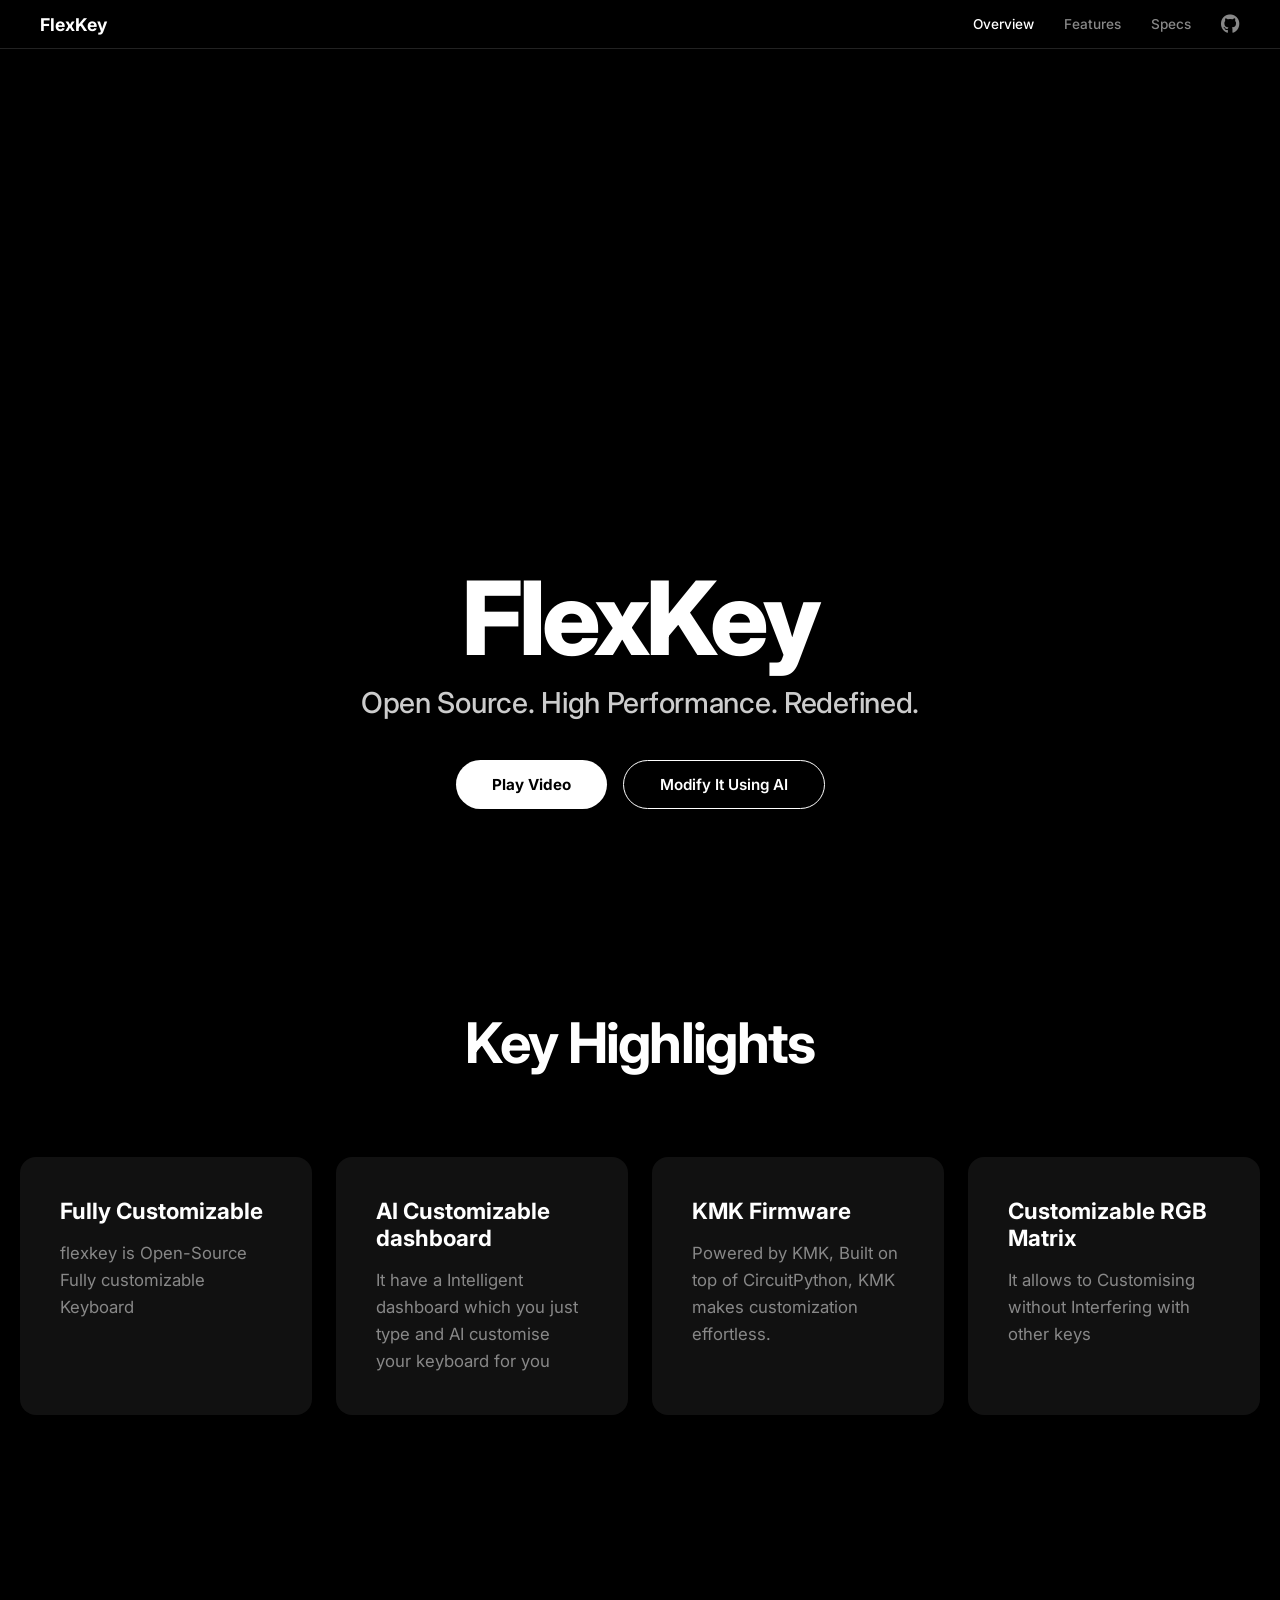
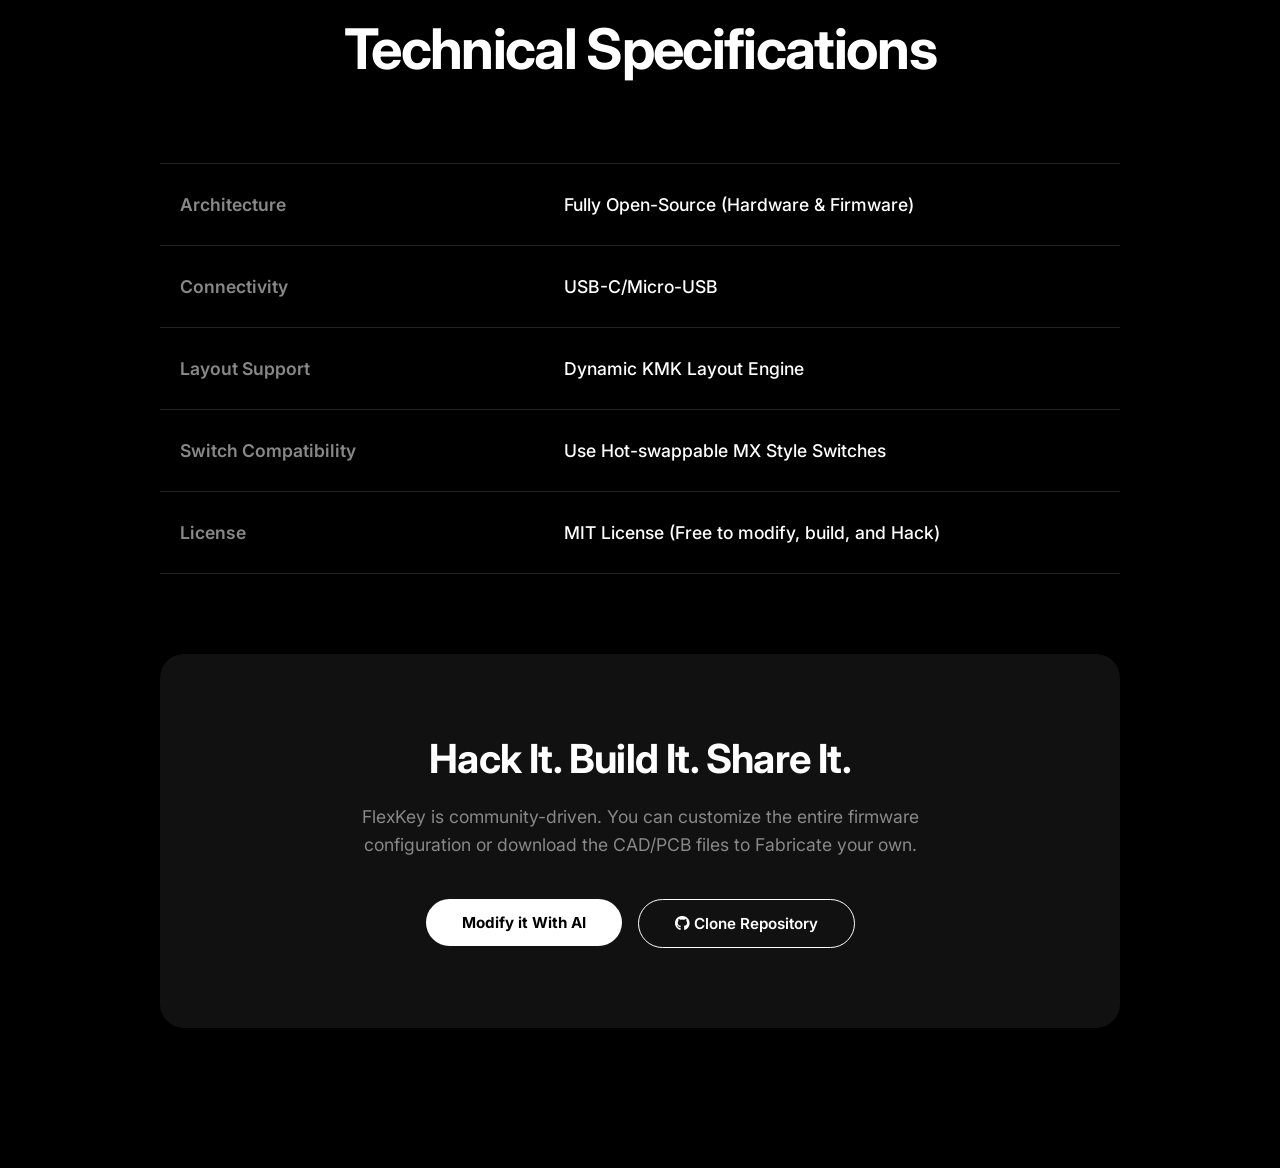
<file: Flexkey_app/home.html>
<!DOCTYPE html>
<html lang="en">
<head>
    <meta charset="UTF-8">
    <meta name="viewport" content="width=device-width, initial-scale=1.0">
    <title>FlexKey - The Icon, Redefined</title>
    <!-- Premium Font (Inter - matches Bambu's clean sans-serif look) -->
    <link rel="preconnect" href="https://fonts.googleapis.com">
    <link rel="preconnect" href="https://fonts.gstatic.com" crossorigin>
    <link href="https://fonts.googleapis.com/css2?family=Inter:wght@400;500;600;700;800&display=swap" rel="stylesheet">
    <!-- FontAwesome -->
    <link rel="stylesheet" href="https://cdnjs.cloudflare.com/ajax/libs/font-awesome/6.4.0/css/all.min.css">
    <!-- CSS Link -->
    <link rel="stylesheet" href="home-style.css">
</head>
<body>

    <!-- Bambu-style Sticky Nav -->
    <nav class="sub-nav">
        <div class="nav-container">
            <span class="product-name">FlexKey</span>
            <div class="nav-links">
                <a href="#overview" class="active">Overview</a>
                <a href="#features">Features</a>
                <a href="#specs">Specs</a>
                <a href="https://github.com/dushyantyadav0303/FlexKey" target="_blank" class="github-link" title="Source Code">
                    <i class="fa-brands fa-github"></i>
                </a>
            </div>
        </div>
    </nav>

<!-- Massive Bambu-style Full-Display Hero -->
    <header class="hero" id="overview">
        
        <!-- Video Background covering the whole screen -->
        <div class="hero-video-container">
            <video id="flexkeyVideo" muted playsinline>
                <source src="https://cdn.hackclub.com/019f742c-f230-7dfa-88e3-764c42e55933/Flexkey_Animation.mp4" type="video/mp4">
            </video>
            <!-- Dark gradient to make text readable -->
            <div class="video-overlay"></div>
        </div>

        <!-- Content positioned over the video -->
        <div class="hero-content fade-in">
            <h1>FlexKey</h1>
            <p class="tagline">Open Source. High Performance. Redefined.</p>
            <div class="hero-actions">
                <button id="videoCtrlBtn" class="btn-primary">Play Video</button>
                <a href="modify.html" class="no-underline"><button class="btn-secondary">Modify It Using AI</button></a>
            </div>
        </div>
    </header>

    <!-- Clean Grid Features -->
    <section class="features-grid" id="features">
        <div class="section-title fade-in">
            <h2>Key Highlights</h2>
        </div>
        <div class="grid-container">
            <div class="grid-card fade-in">
                <h3>Fully Customizable</h3>
                <p>flexkey is Open-Source Fully customizable Keyboard </p>
            </div>
            <div class="grid-card fade-in">
                <h3>AI Customizable dashboard</h3>
                <p> It have a Intelligent dashboard which you just type and AI customise your keyboard for you</p>
            </div>
            <div class="grid-card fade-in">
                <h3>KMK Firmware</h3>
                <p>Powered by KMK, Built on top of CircuitPython, KMK makes customization effortless.</p>
            </div>
            <div class="grid-card fade-in">
                <h3> Customizable RGB Matrix</h3>
                <p>It allows to Customising without Interfering with other keys</p>
            </div>
        </div>
    </section>

    <!-- Stark Spec Sheet -->
    <section class="specs-section" id="specs">
        <div class="section-title fade-in">
            <h2>Technical Specifications</h2>
        </div>
        
        <div class="specs-table-container fade-in">
            <table class="specs-table">
                <tr>
                    <td class="spec-label">Architecture</td>
                    <td class="spec-value">Fully Open-Source (Hardware & Firmware)</td>
                </tr>
                <tr>
                    <td class="spec-label">Connectivity</td>
                    <td class="spec-value">USB-C/Micro-USB</td>
                </tr>
                <tr>
                    <td class="spec-label">Layout Support</td>
                    <td class="spec-value">Dynamic KMK Layout Engine</td>
                </tr>
                <tr>
                    <td class="spec-label">Switch Compatibility</td>
                    <td class="spec-value">Use Hot-swappable MX Style Switches</td>
                </tr>
                <tr>
                    <td class="spec-label">License</td>
                    <td class="spec-value">MIT License (Free to modify, build, and Hack)</td>
                </tr>
            </table>
        </div>

        <!-- Heavy Dark CTA Block -->
        <div class="open-source-cta fade-in">
            <h3>Hack It. Build It. Share It.</h3>
            <p>FlexKey is community-driven. You can customize the entire firmware configuration or download the CAD/PCB files to Fabricate your own.</p>
            <div class="cta-buttons">
                <a href="modify.html" class="no-underline"><button class="btn-primary">Modify it With AI</button></a>
                <a href="https://github.com/dushyantyadav0303/FlexKey" target="_blank" class="btn-secondary no-underline">
                    <i class="fa-brands fa-github"></i> Clone Repository
                </a>
            </div>
        </div>
    </section>
    <script src="home-script.js"></script>
</body>
</html>
</file>
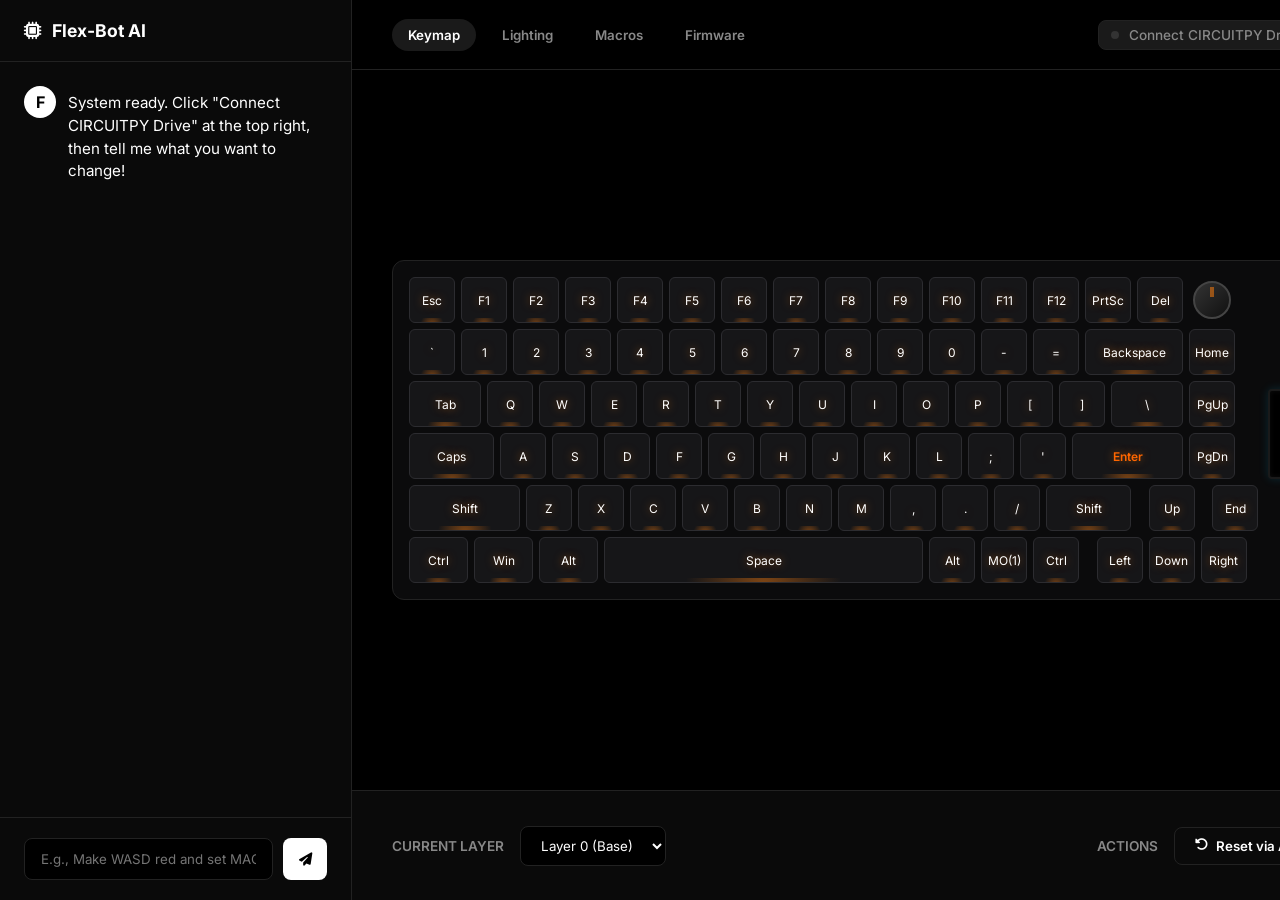
<file: Flexkey_app/modify.html>
<!DOCTYPE html>
<html lang="en">
<head>
    <meta charset="UTF-8">
    <meta name="viewport" content="width=device-width, initial-scale=1.0">
    <title>FlexKey Configurator</title>
    <link rel="preconnect" href="https://fonts.googleapis.com">
    <link rel="preconnect" href="https://fonts.gstatic.com" crossorigin>
    <link href="https://fonts.googleapis.com/css2?family=Inter:wght@400;500;600;700&display=swap" rel="stylesheet">
    <link rel="stylesheet" href="https://cdnjs.cloudflare.com/ajax/libs/font-awesome/6.4.0/css/all.min.css">
    <link rel="stylesheet" href="modify-style.css">
</head>
<body>

    <div class="app-container">
        
        <!-- LEFT SIDE: AI Chat -->
        <aside class="ai-sidebar">
            <div class="sidebar-header">
                <span class="ai-title"><i class="fa-solid fa-microchip"></i> Flex-Bot AI</span>
            </div>
            
            <div class="chat-history">
                <div class="message ai-message">
                    <div class="avatar">F</div>
                    <div class="text">System ready. Click "Connect CIRCUITPY Drive" at the top right, then tell me what you want to change!</div>
                </div>
            </div>
            
            <div class="chat-input-area">
                <input type="text" placeholder="E.g., Make WASD red and set MACRO_1 to 'Hello'...">
                <button class="send-btn"><i class="fa-solid fa-paper-plane"></i></button>
            </div>
        </aside>

        <!-- RIGHT SIDE: Main Workspace -->
        <main class="workspace">
            
            <!-- Top Navigation / Status Bar -->
            <header class="workspace-header">
                <nav class="workspace-tabs">
                    <button class="tab active" id="tab-keymap">Keymap</button>
                    <button class="tab" id="tab-lighting">Lighting</button>
                    <button class="tab" id="tab-macros">Macros</button>
                    <button class="tab" id="tab-firmware">Firmware</button>
                </nav>
                
                <!-- Clickable Connect Button -->
                <div class="hardware-status" id="connect-drive-btn" style="cursor: pointer; padding: 6px 12px; border-radius: 8px; border: 1px solid var(--border-color); background: var(--hover-grey); transition: all 0.2s;">
                    <span class="status-indicator" id="status-dot"></span>
                    <span class="status-text" id="status-text">Connect CIRCUITPY Drive</span>
                </div>
            </header>

            <!-- Keyboard Visualizer Area -->
            <section class="visualizer-container">
                <div class="keyboard-board" style="position: relative;">
                    
                    <!-- 0.91" Blue OLED Screen -->
                    <div class="oled-screen">
                        <span id="oled-display-text">FlexKey 75%</span>
                    </div>

                    <!-- Row 1 (Function Row) -->
                    <div class="key-row">
                        <div class="key" data-code="Escape">Esc</div>
                        <div class="key" data-code="F1">F1</div>
                        <div class="key" data-code="F2">F2</div>
                        <div class="key" data-code="F3">F3</div>
                        <div class="key" data-code="F4">F4</div>
                        <div class="key" data-code="F5">F5</div>
                        <div class="key" data-code="F6">F6</div>
                        <div class="key" data-code="F7">F7</div>
                        <div class="key" data-code="F8">F8</div>
                        <div class="key" data-code="F9">F9</div>
                        <div class="key" data-code="F10">F10</div>
                        <div class="key" data-code="F11">F11</div>
                        <div class="key" data-code="F12">F12</div>
                        <div class="key" data-code="PrintScreen">PrtSc</div>
                        <div class="key" data-code="Delete">Del</div>
                        <div class="encoder"><div class="knob"></div></div>
                    </div>

                    <!-- Row 2 (Numbers) -->
                    <div class="key-row">
                        <div class="key" data-code="Backquote">~<br>`</div>
                        <div class="key" data-code="Digit1">!<br>1</div>
                        <div class="key" data-code="Digit2">@<br>2</div>
                        <div class="key" data-code="Digit3">#<br>3</div>
                        <div class="key" data-code="Digit4">$<br>4</div>
                        <div class="key" data-code="Digit5">%<br>5</div>
                        <div class="key" data-code="Digit6">^<br>6</div>
                        <div class="key" data-code="Digit7">&<br>7</div>
                        <div class="key" data-code="Digit8">*<br>8</div>
                        <div class="key" data-code="Digit9">(<br>9</div>
                        <div class="key" data-code="Digit0">)<br>0</div>
                        <div class="key" data-code="Minus">_<br>-</div>
                        <div class="key" data-code="Equal">+<br>=</div>
                        <div class="key w-2" data-code="Backspace">Backspace</div>
                        <div class="key" data-code="Home">Home</div>
                    </div>

                    <!-- Row 3 (QWERTY) -->
                    <div class="key-row">
                        <div class="key w-1-5" data-code="Tab">Tab</div>
                        <div class="key" data-code="KeyQ">Q</div>
                        <div class="key" data-code="KeyW">W</div>
                        <div class="key" data-code="KeyE">E</div>
                        <div class="key" data-code="KeyR">R</div>
                        <div class="key" data-code="KeyT">T</div>
                        <div class="key" data-code="KeyY">Y</div>
                        <div class="key" data-code="KeyU">U</div>
                        <div class="key" data-code="KeyI">I</div>
                        <div class="key" data-code="KeyO">O</div>
                        <div class="key" data-code="KeyP">P</div>
                        <div class="key" data-code="BracketLeft">{<br>[</div>
                        <div class="key" data-code="BracketRight">}<br>]</div>
                        <div class="key w-1-5" data-code="Backslash">|<br>\</div>
                        <div class="key" data-code="PageUp">PgUp</div>
                    </div>

                    <!-- Row 4 (ASDFG) -->
                    <div class="key-row">
                        <div class="key w-1-75" data-code="CapsLock">Caps Lock</div>
                        <div class="key" data-code="KeyA">A</div>
                        <div class="key" data-code="KeyS">S</div>
                        <div class="key" data-code="KeyD">D</div>
                        <div class="key" data-code="KeyF">F</div>
                        <div class="key" data-code="KeyG">G</div>
                        <div class="key" data-code="KeyH">H</div>
                        <div class="key" data-code="KeyJ">J</div>
                        <div class="key" data-code="KeyK">K</div>
                        <div class="key" data-code="KeyL">L</div>
                        <div class="key" data-code="Semicolon">:<br>;</div>
                        <div class="key" data-code="Quote">"<br>'</div>
                        <div class="key w-2-25 accent-key" data-code="Enter">Enter</div>
                        <div class="key" data-code="PageDown">PgDn</div>
                    </div>

                    <!-- Row 5 (ZXCVB) -->
                    <div class="key-row">
                        <div class="key w-2-25" data-code="ShiftLeft">Shift</div>
                        <div class="key" data-code="KeyZ">Z</div>
                        <div class="key" data-code="KeyX">X</div>
                        <div class="key" data-code="KeyC">C</div>
                        <div class="key" data-code="KeyV">V</div>
                        <div class="key" data-code="KeyB">B</div>
                        <div class="key" data-code="KeyN">N</div>
                        <div class="key" data-code="KeyM">M</div>
                        <div class="key" data-code="Comma"><<br>,</div>
                        <div class="key" data-code="Period">><br>.</div>
                        <div class="key" data-code="Slash">?<br>/</div>
                        <div class="key w-1-75" data-code="ShiftRight">Shift</div>
                        <div class="key offset-small" data-code="ArrowUp">Up</div>
                        <div class="key offset-small" data-code="End">End</div>
                    </div>

                    <!-- Row 6 (Modifiers & Space) -->
                    <div class="key-row">
                        <div class="key w-1-25" data-code="ControlLeft">Ctrl</div>
                        <div class="key w-1-25" data-code="MetaLeft">Win</div>
                        <div class="key w-1-25" data-code="AltLeft">Alt</div>
                        <div class="key w-6-25" data-code="Space"></div>
                        <div class="key" data-code="AltRight">Alt</div>
                        <div class="key">Fn</div> 
                        <div class="key" data-code="ControlRight">Ctrl</div>
                        <div class="key offset-small" data-code="ArrowLeft">Left</div>
                        <div class="key" data-code="ArrowDown">Down</div>
                        <div class="key" data-code="ArrowRight">Right</div>
                    </div>
                </div>
            </section>

            <!-- Bottom Toolbox Palette: KEYMAP -->
            <section class="toolbox-panel active" id="panel-keymap">
                <div class="toolbox-section">
                    <span class="toolbox-label">Current Layer</span>
                    <select class="dark-dropdown">
                        <option>Layer 0 (Base)</option>
                        <option>Layer 1 (Fn)</option>
                    </select>
                </div>
                
                <div class="toolbox-section">
                    <span class="toolbox-label">Actions</span>
                    <div class="action-group">
                        <button class="tool-btn" onclick="document.querySelector('.chat-input-area input').value = 'Reset layout to default'; document.querySelector('.send-btn').click();"><i class="fa-solid fa-rotate-left"></i> Reset via AI</button>
                    </div>
                </div>
            </section>

            <!-- Bottom Toolbox Palette: LIGHTING -->
            <section class="toolbox-panel hidden" id="panel-lighting" style="flex-wrap: wrap; gap: 20px 40px;">
                <div class="toolbox-section">
                    <span class="toolbox-label">Primary Color</span>
                    <div class="color-swatches">
                        <div class="swatch active" style="background-color: rgb(255, 102, 0);" data-hue="20"></div> 
                        <div class="swatch" style="background-color: rgb(0, 153, 255);" data-hue="150"></div>
                        <div class="swatch" style="background-color: rgb(255, 0, 85);" data-hue="230"></div>
                        <div class="swatch" style="background-color: rgb(0, 255, 102);" data-hue="85"></div>
                        <div class="swatch" style="background-color: rgb(255, 0, 0);" data-hue="0"></div>
                        <input type="color" id="custom-color-picker" class="custom-color-input" value="#ff6600" title="Custom Color">
                    </div>
                </div>

                <div class="toolbox-section">
                    <span class="toolbox-label">Brightness</span>
                    <div class="brightness-control">
                        <i class="fa-solid fa-sun" style="color: var(--text-secondary); font-size: 0.8rem;"></i>
                        <input type="range" id="brightness-slider" class="brightness-slider" min="0" max="255" value="150">
                        <span class="brightness-value-label" id="brightness-value">59%</span>
                    </div>
                </div>

                <div class="toolbox-section">
                    <span class="toolbox-label">Animation Effect</span>
                    <select class="dark-dropdown" id="animation-mode-select">
                        <option value="1">Solid</option>
                        <option value="2">Breathing</option>
                        <option value="3">Rainbow Cycle</option>
                        <option value="5">Reactive (Glow on Keypress)</option>
                        <option value="0">Off</option>
                    </select>
                </div>

                <div class="toolbox-section">
                    <button class="tool-btn primary" id="lighting-apply-btn"><i class="fa-solid fa-bolt"></i> Apply to Board</button>
                </div>
            </section>

            <!-- Bottom Toolbox Palette: MACROS -->
            <section class="toolbox-panel hidden" id="panel-macros" style="flex-direction: column; align-items: flex-start; justify-content: flex-start; padding-top: 15px; overflow-y: auto;">
                <span class="toolbox-label" style="margin-bottom: 10px;">Configured Macros (Ask AI to change these)</span>
                <div style="display: grid; grid-template-columns: 1fr 1fr; gap: 15px; width: 100%;">
                    <div class="macro-display"><strong>MACRO_1:</strong> <span id="disp-macro-1" style="color: #00ff66;">""</span></div>
                    <div class="macro-display"><strong>MACRO_2:</strong> <span id="disp-macro-2" style="color: #00ff66;">""</span></div>
                    <div class="macro-display"><strong>MACRO_3:</strong> <span id="disp-macro-3" style="color: #00ff66;">""</span></div>
                    <div class="macro-display"><strong>MACRO_4:</strong> <span id="disp-macro-4" style="color: #00ff66;">""</span></div>
                </div>
            </section>

            <!-- Bottom Toolbox Palette: FIRMWARE -->
            <section class="toolbox-panel hidden" id="panel-firmware" style="height: auto; min-height: 250px; padding: 20px 40px; align-items: flex-start;">
                <div class="toolbox-section" style="width: 100%; flex-direction: column; align-items: flex-start;">
                    <div style="display: flex; justify-content: space-between; width: 100%; margin-bottom: 10px;">
                        <span class="toolbox-label">Generated config.py (Ready to Flash)</span>
                        <button class="tool-btn primary" id="flash-firmware-btn"><i class="fa-solid fa-bolt"></i> Flash Directly to Board</button>
                    </div>
                    <textarea id="firmware-code-block" spellcheck="false" style="width: 100%; height: 250px; background-color: #111; color: #00ff66; border: 1px solid #333; border-radius: 8px; padding: 15px; font-family: monospace; font-size: 0.9rem; resize: vertical;"></textarea>
                </div>
            </section>

        </main>
    </div>

    <script src="modify-script.js"></script>
</body>
</html>
</file>
<file: Flexkey_app/home-style.css>
/* Core Styling & Variables - Bambu Lab Palette */
:root {
    --bg-color: #000000;
    --card-bg: #111111;
    --text-primary: #ffffff;
    --text-secondary: #888888;
    --border-color: #222222;
}

* {
    margin: 0;
    padding: 0;
    box-sizing: border-box;
    font-family: 'Inter', -apple-system, sans-serif;
    scroll-behavior: smooth;
}

body {
    background-color: var(--bg-color);
    color: var(--text-primary);
    overflow-x: hidden;
    -webkit-font-smoothing: antialiased;
}

a.no-underline {
    text-decoration: none;
}

/* 1. Sticky Sub-Navbar */
.sub-nav {
    position: sticky;
    top: 0;
    background-color: rgba(0, 0, 0, 0.9);
    backdrop-filter: blur(20px);
    border-bottom: 1px solid var(--border-color);
    z-index: 1000;
    padding: 12px 0;
}

.nav-container {
    max-width: 1400px;
    margin: 0 auto;
    display: flex;
    justify-content: space-between;
    align-items: center;
    padding: 0 40px;
}

.product-name {
    font-size: 1.1rem;
    font-weight: 700;
}

.nav-links {
    display: flex;
    align-items: center;
    gap: 30px;
}

.nav-links a {
    color: var(--text-secondary);
    text-decoration: none;
    font-size: 0.85rem;
    font-weight: 500;
    transition: color 0.2s ease;
}

.nav-links a:hover, .nav-links a.active {
    color: var(--text-primary);
}

.github-link {
    font-size: 1.2rem !important;
}

/* Bambu-style Pill Buttons */
.buy-btn-small {
    background-color: #ffffff;
    color: #000000;
    border: none;
    padding: 6px 16px;
    border-radius: 20px;
    font-size: 0.8rem;
    font-weight: 700;
    cursor: pointer;
    transition: background-color 0.2s;
}

.buy-btn-small:hover {
    background-color: #e0e0e0;
}

.btn-primary {
    background-color: #ffffff;
    color: #000000;
    border: none;
    padding: 14px 36px;
    border-radius: 40px;
    font-size: 0.95rem;
    font-weight: 700;
    cursor: pointer;
    transition: transform 0.2s, background-color 0.2s;
}

.btn-primary:hover {
    background-color: #e0e0e0;
    transform: scale(1.02);
}

.btn-secondary {
    background-color: transparent;
    color: #ffffff;
    border: 1px solid #ffffff;
    padding: 14px 36px;
    border-radius: 40px;
    font-size: 0.95rem;
    font-weight: 600;
    cursor: pointer;
    transition: background-color 0.2s, color 0.2s;
}

.btn-secondary:hover {
    background-color: #ffffff;
    color: #000000;
}

/* 2. Hero Section */
/* 2. Hero Section - Full Display Mode */
.hero {
    position: relative;
    width: 100%;
    /* Makes the hero section fill the exact height of the user's screen minus the navbar */
    height: calc(100vh - 60px); 
    display: flex;
    flex-direction: column;
    justify-content: flex-end; /* Pushes the text to the bottom of the screen */
    align-items: center;
    padding-bottom: 80px; 
    margin: 0;
    overflow: hidden;
}

.hero-content {
    position: relative;
    z-index: 10;
    text-align: center;
    width: 100%;
}

.hero-content h1 {
    font-size: clamp(4rem, 8vw, 7rem);
    font-weight: 800;
    letter-spacing: -0.04em;
    line-height: 1.1;
    margin-bottom: 10px;
    text-shadow: 0 4px 20px rgba(0, 0, 0, 0.8); /* Ensures the text pops */
}

.tagline {
    font-size: clamp(1.2rem, 3vw, 1.8rem);
    color: #cccccc;
    margin-bottom: 40px;
    font-weight: 500;
    letter-spacing: -0.01em;
    text-shadow: 0 2px 10px rgba(0, 0, 0, 0.8);
}

.hero-actions {
    display: flex;
    justify-content: center;
    gap: 16px;
    margin-bottom: 0;
}

/* Make the video fill the absolute edges of the screen */
.hero-video-container {
    position: absolute;
    top: 0;
    left: 0;
    width: 100%;
    height: 100%;
    z-index: 1; /* Sets the video behind the text */
    background-color: #000;
}

#flexkeyVideo {
    width: 100%;
    height: 100%;
    object-fit: cover; /* This is the magic CSS that fits the video to the display without stretching */
}

/* Adds a fading dark shadow to the bottom so the buttons and text are perfectly clear */
.video-overlay {
    position: absolute;
    bottom: 0;
    left: 0;
    width: 100%;
    height: 50%;
    background: linear-gradient(to top, rgba(0,0,0,0.95) 0%, rgba(0,0,0,0) 100%);
    z-index: 2;
}
/* 3. Features Highlights Grid */
.features-grid {
    padding: 120px 20px;
    max-width: 1400px;
    margin: 0 auto;
}

.section-title {
    text-align: center;
    margin-bottom: 80px;
}

.section-title h2 {
    font-size: clamp(2.5rem, 5vw, 3.5rem);
    font-weight: 700;
    letter-spacing: -0.03em;
}

.grid-container {
    display: grid;
    grid-template-columns: repeat(auto-fit, minmax(280px, 1fr));
    gap: 24px;
}

.grid-card {
    background-color: var(--card-bg);
    border-radius: 16px;
    padding: 40px;
    transition: transform 0.3s ease;
}

.grid-card:hover {
    transform: translateY(-4px);
}

.grid-card h3 {
    font-size: 1.4rem;
    font-weight: 700;
    margin-bottom: 16px;
}

.grid-card p {
    color: var(--text-secondary);
    font-size: 1.05rem;
    line-height: 1.6;
}

/* 4. Specifications Section */
.specs-section {
    max-width: 1000px;
    margin: 0 auto;
    padding: 80px 20px 140px 20px;
}

.specs-table-container {
    margin-top: 60px;
    margin-bottom: 80px;
    border-top: 1px solid var(--border-color);
}

.specs-table {
    width: 100%;
    border-collapse: collapse;
    text-align: left;
}

.specs-table tr {
    border-bottom: 1px solid var(--border-color);
}

.specs-table td {
    padding: 30px 20px;
    font-size: 1.1rem;
}

.spec-label {
    color: var(--text-secondary);
    font-weight: 600;
    width: 40%;
}

.spec-value {
    color: var(--text-primary);
    font-weight: 500;
}

/* 5. Open Source CTA */
.open-source-cta {
    background-color: var(--card-bg);
    padding: 80px 40px;
    border-radius: 24px;
    text-align: center;
}

.open-source-cta h3 {
    font-size: 2.5rem;
    font-weight: 700;
    margin-bottom: 20px;
    letter-spacing: -0.02em;
}

.open-source-cta p {
    color: var(--text-secondary);
    max-width: 600px;
    margin: 0 auto 40px auto;
    line-height: 1.6;
    font-size: 1.1rem;
}

.cta-buttons {
    display: flex;
    justify-content: center;
    gap: 16px;
}

/* 6. Footer CTA */
.footer-cta {
    text-align: center;
    padding: 40px 20px;
    border-top: 1px solid var(--border-color);
}

.copyright {
    color: #555555;
    font-size: 0.9rem;
}

/* Animations */
.fade-in {
    opacity: 0;
    transform: translateY(30px);
    transition: opacity 0.8s cubic-bezier(0.2, 0.8, 0.2, 1), transform 0.8s cubic-bezier(0.2, 0.8, 0.2, 1);
}

.fade-in.visible {
    opacity: 1;
    transform: translateY(0);
}

/* Mobile Tweaks */
@media (max-width: 768px) {
    .hero-actions, .cta-buttons {
        flex-direction: column;
        width: 100%;
        max-width: 300px;
    }
    .specs-table td {
        display: block;
        width: 100%;
        padding: 15px 0;
    }
    .specs-table tr {
        padding: 15px 0;
    }
    .spec-label {
        padding-bottom: 5px !important;
    }
}
</file>
<file: Flexkey_app/modify-style.css>
/* Core Styling & Variables */
:root {
    --bg-black: #000000;
    --panel-bg: #0a0a0a;
    --border-color: #222222;
    --text-primary: #ffffff;
    --text-secondary: #888888;
    --accent-white: #ffffff;
    --hover-grey: #1a1a1a;
    
    --key-size: 46px; 
    --key-gap: 6px;   
    --key-bg: #161618;
    --key-border: #2c2c30;
    --key-hover: #26262a;
    
    --rgb-glow-color: rgba(255, 102, 0, 0.4); 
    --glow-animation: none;
}

* { margin: 0; padding: 0; box-sizing: border-box; font-family: 'Inter', sans-serif; }
body { background-color: var(--bg-black); color: var(--text-primary); overflow: hidden; }
.app-container { display: flex; height: 100vh; width: 100vw; }

/* Sidebar */
.ai-sidebar { width: 360px; background-color: var(--panel-bg); border-right: 1px solid var(--border-color); display: flex; flex-direction: column; }
.sidebar-header { padding: 20px 24px; border-bottom: 1px solid var(--border-color); }
.ai-title { font-size: 1.1rem; font-weight: 700; display: flex; align-items: center; gap: 10px; }
.chat-history { flex: 1; overflow-y: auto; padding: 24px; display: flex; flex-direction: column; gap: 20px; }
.ai-message { display: flex; gap: 12px; }
.ai-message .avatar { width: 32px; height: 32px; background-color: var(--accent-white); color: var(--bg-black); border-radius: 50%; display: flex; align-items: center; justify-content: center; font-weight: 700; flex-shrink: 0; }
.ai-message .text, .user-message .text { background-color: transparent; color: var(--text-primary); font-size: 0.95rem; line-height: 1.5; padding-top: 6px; }
.chat-input-area { padding: 20px 24px; border-top: 1px solid var(--border-color); display: flex; gap: 10px; }
.chat-input-area input { flex: 1; background-color: var(--bg-black); border: 1px solid var(--border-color); color: var(--text-primary); padding: 12px 16px; border-radius: 8px; outline: none; }
.send-btn { background-color: var(--accent-white); color: var(--bg-black); border: none; width: 44px; border-radius: 8px; cursor: pointer; }

/* Workspace */
.workspace { flex: 1; display: flex; flex-direction: column; background-color: var(--bg-black); }
.workspace-header { height: 70px; padding: 0 40px; border-bottom: 1px solid var(--border-color); display: flex; justify-content: space-between; align-items: center; }
.workspace-tabs { display: flex; gap: 10px; }
.tab { background-color: transparent; border: none; color: var(--text-secondary); padding: 8px 16px; font-weight: 600; cursor: pointer; border-radius: 20px; }
.tab.active { background-color: var(--hover-grey); color: var(--text-primary); }
.hardware-status { display: flex; align-items: center; gap: 10px; font-size: 0.85rem; color: var(--text-secondary); font-weight: 500; }
.status-indicator { width: 8px; height: 8px; border-radius: 50%; background-color: #333; }
.status-indicator.online { background-color: #00ff66; box-shadow: 0 0 10px rgba(0, 255, 102, 0.4); }
.visualizer-container { flex: 1; display: flex; justify-content: center; align-items: center; padding: 40px; }

/* Toolboxes */
.toolbox-panel { height: 110px; border-top: 1px solid var(--border-color); background-color: var(--panel-bg); display: flex; justify-content: space-between; align-items: center; padding: 0 40px; }
.toolbox-panel.hidden { display: none !important; }
.toolbox-section { display: flex; align-items: center; gap: 16px; }
.toolbox-label { font-size: 0.85rem; font-weight: 600; color: var(--text-secondary); text-transform: uppercase; }
.dark-dropdown { background-color: var(--bg-black); color: var(--text-primary); border: 1px solid var(--border-color); padding: 10px 16px; border-radius: 8px; }
.tool-btn { background-color: transparent; color: var(--text-primary); border: 1px solid var(--border-color); padding: 10px 20px; border-radius: 8px; font-weight: 600; cursor: pointer; display: flex; gap: 8px; }
.tool-btn.primary { background-color: var(--accent-white); color: var(--bg-black); border: none; }

/* Swatches */
.color-swatches { display: flex; align-items: center; gap: 10px; }
.swatch { width: 24px; height: 24px; border-radius: 50%; cursor: pointer; border: 2px solid transparent; flex-shrink: 0; }
.swatch.active { border-color: #ffffff; transform: scale(1.1); box-shadow: 0 0 10px rgba(255,255,255,0.3); }

/* Custom Color Picker */
.custom-color-input {
    width: 24px;
    height: 24px;
    padding: 0;
    border: 2px dashed var(--border-color);
    border-radius: 50%;
    background: conic-gradient(red, yellow, lime, cyan, blue, magenta, red);
    cursor: pointer;
    flex-shrink: 0;
    -webkit-appearance: none;
    appearance: none;
    overflow: hidden;
}
.custom-color-input::-webkit-color-swatch-wrapper { padding: 0; border-radius: 50%; }
.custom-color-input::-webkit-color-swatch { border: none; border-radius: 50%; }
.custom-color-input::-moz-color-swatch { border: none; border-radius: 50%; }

/* Brightness Slider */
.brightness-control { display: flex; align-items: center; gap: 10px; }
.brightness-slider {
    -webkit-appearance: none;
    appearance: none;
    width: 130px;
    height: 4px;
    border-radius: 2px;
    background: linear-gradient(to right, var(--hover-grey), var(--text-primary));
    outline: none;
    cursor: pointer;
}
.brightness-slider::-webkit-slider-thumb {
    -webkit-appearance: none;
    width: 16px;
    height: 16px;
    border-radius: 50%;
    background: #ffffff;
    cursor: pointer;
    box-shadow: 0 0 8px rgba(255, 255, 255, 0.5);
    border: none;
}
.brightness-slider::-moz-range-thumb {
    width: 16px;
    height: 16px;
    border-radius: 50%;
    background: #ffffff;
    cursor: pointer;
    box-shadow: 0 0 8px rgba(255, 255, 255, 0.5);
    border: none;
}
.brightness-value-label { font-family: monospace; font-size: 0.8rem; color: var(--text-secondary); min-width: 34px; }

/* OLED Screen */
.oled-screen {
    position: absolute;
    right: 12px; 
    bottom: 120px;
    width: 32px;
    height: 90px;
    background-color: #000000;
    border: 2px solid #1a1a1a;
    border-radius: 4px;
    color: #00ccff;
    font-family: 'Courier New', Courier, monospace;
    font-size: 10px;
    padding: 4px;
    box-shadow: 0 0 10px rgba(0, 204, 255, 0.15), inset 0 0 5px rgba(255, 255, 255, 0.05);
    overflow: hidden;
    display: flex;
    align-items: center;
    justify-content: center;
    text-align: center;
    z-index: 10;
    pointer-events: none;
}
.oled-screen #oled-display-text {
    display: inline-block;
    white-space: nowrap;
    transform: rotate(-90deg);
    transform-origin: center;
}

/* Keyboard Matrix */
.keyboard-board { 
    background-color: #0b0b0c; 
    padding: 16px 54px 16px 16px; /* Added right padding to prevent OLED overlap */
    border-radius: 12px; 
    border: 1px solid var(--border-color); 
    display: flex; 
    flex-direction: column; 
    gap: var(--key-gap); 
    box-shadow: 0 10px 30px rgba(0, 0, 0, 0.8); 
}
.key-row { display: flex; gap: var(--key-gap); }
.key { 
    width: var(--key-size); 
    height: var(--key-size); 
    background-color: var(--key-bg); 
    border: 1px solid var(--key-border); 
    border-radius: 6px; 
    display: flex; align-items: center; justify-content: center; 
    font-size: 0.75rem; 
    color: var(--text-primary); 
    text-align: center; 
    cursor: pointer; 
    user-select: none; 
    position: relative; 
    overflow: hidden; 
    text-shadow: 0 0 9px var(--rgb-glow-color); 
    transition: all 0.3s ease; 
}
.key.pressed { transform: translateY(4px) scale(0.96); background-color: rgba(255, 255, 255, 0.15); border-color: #ffffff; box-shadow: inset 0 0 15px var(--rgb-glow-color); transition: all 0.05s !important; }
.key::before { content: ''; position: absolute; bottom: -10px; left: 50%; transform: translateX(-50%); width: 70%; height: 14px; background: radial-gradient(circle, var(--rgb-glow-color) 0%, transparent 70%); opacity: 0.85; animation: var(--glow-animation); transition: opacity 0.3s; }

/* Reactive Lighting Mode - Fix applied for seamless transitions */
html.reactive-lighting .key { text-shadow: none; }
html.reactive-lighting .key::before { opacity: 0; animation: none; transition: opacity 0.1s; }
html.reactive-lighting .key.key-glow-active { text-shadow: 0 0 16px var(--rgb-glow-color); }
html.reactive-lighting .key.key-glow-active::before { opacity: 1; animation: reactive-fade 0.55s ease-out forwards; }

/* Width Modifiers */
.w-1-25 { width: calc(var(--key-size) * 1.25 + var(--key-gap) * 0.25); }
.w-1-5  { width: calc(var(--key-size) * 1.50 + var(--key-gap) * 0.50); }
.w-1-75 { width: calc(var(--key-size) * 1.75 + var(--key-gap) * 0.75); }
.w-2    { width: calc(var(--key-size) * 2.00 + var(--key-gap) * 1.00); }
.w-2-25 { width: calc(var(--key-size) * 2.25 + var(--key-gap) * 1.25); }
.w-6-25 { width: calc(var(--key-size) * 6.25 + var(--key-gap) * 5.25); }
.offset-small { margin-left: calc(var(--key-size) * 0.25); }
.accent-key { color: #ff6600; font-weight: 600; }

/* Encoder */
.encoder { width: var(--key-size); height: var(--key-size); display: flex; align-items: center; justify-content: center; }
.knob { width: 38px; height: 38px; background: linear-gradient(135deg, #333 0%, #111 100%); border-radius: 50%; border: 2px solid #444; position: relative; cursor: pointer; }
.knob::after { content: ''; position: absolute; top: 4px; left: 50%; transform: translateX(-50%); width: 4px; height: 10px; background-color: var(--rgb-glow-color); }
.macro-display { background: var(--bg-black); padding: 8px 12px; border-radius: 6px; border: 1px solid var(--border-color); font-family: monospace; font-size: 0.85rem; }

/* Animations */
@keyframes breathe-effect { 0% { opacity: 0.2; } 100% { opacity: 1; } }
@keyframes rainbow-effect { 0% { filter: hue-rotate(0deg); } 100% { filter: hue-rotate(360deg); } }
@keyframes reactive-fade { 0% { opacity: 1; } 100% { opacity: 0; } }

/* --- AI TYPING ANIMATION --- */
.typing-indicator { 
    display: flex; 
    align-items: center; 
    gap: 5px; 
    padding: 6px 4px; 
    height: 24px;
}
.typing-indicator .dot { 
    width: 6px; 
    height: 6px; 
    background-color: var(--text-primary); 
    border-radius: 50%; 
    animation: typing-bounce 1.4s infinite ease-in-out both; 
}
.typing-indicator .dot:nth-child(1) { animation-delay: -0.32s; }
.typing-indicator .dot:nth-child(2) { animation-delay: -0.16s; }

@keyframes typing-bounce { 
    0%, 80%, 100% { transform: scale(0); opacity: 0.5; } 
    40% { transform: scale(1); opacity: 1; } 
}
</file>
